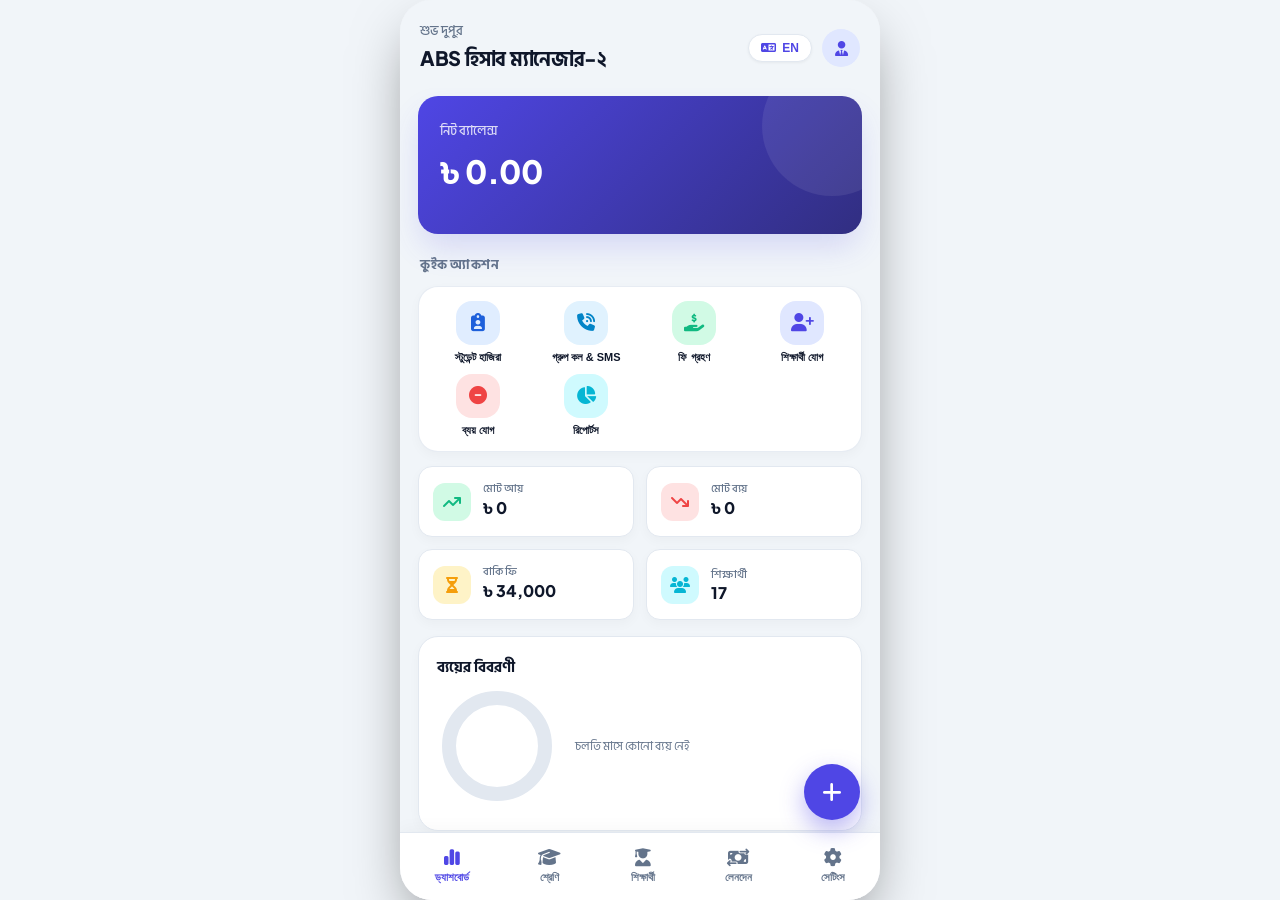
<file: index.html>
<!DOCTYPE html>
<html lang="bn">
<head>
  <meta charset="UTF-8">
  <meta name="viewport" content="width=device-width, initial-scale=1.0, maximum-scale=1.0, user-scalable=no">
  <title>ABS Hisab Manager-2 - ABS হিসাব ম্যানেজার-২</title>
  <meta name="description" content="Tuition & Personal Finance Management Web Application for Tutors and Teachers.">
  <link rel="preconnect" href="https://fonts.googleapis.com">
  <link rel="preconnect" href="https://fonts.gstatic.com" crossorigin>
  <link rel="stylesheet" href="app.css">
  <link rel="stylesheet" href="https://fonts.googleapis.com/css2?family=Plus+Jakarta+Sans:wght@400;500;600;700;800&family=Hind+Siliguri:wght@400;500;600;700&display=swap" media="print" onload="this.media='all'">
  <link rel="stylesheet" href="https://cdnjs.cloudflare.com/ajax/libs/font-awesome/6.5.1/css/all.min.css" media="print" onload="this.media='all'">
  <noscript>
    <link rel="stylesheet" href="https://fonts.googleapis.com/css2?family=Plus+Jakarta+Sans:wght@400;500;600;700;800&family=Hind+Siliguri:wght@400;500;600;700&display=swap">
    <link rel="stylesheet" href="https://cdnjs.cloudflare.com/ajax/libs/font-awesome/6.5.1/css/all.min.css">
  </noscript>
</head>
<body>
  <div id="app-container">
    <!-- Mobile App Container Wrapper -->
    <main class="app-frame" id="appFrame">
      
      <!-- Top Status Bar & Header -->
      <header class="app-header" id="appHeader">
        <div class="header-left">
          <span class="greeting-text" id="greetingText">শুভ সকাল</span>
          <h1 class="app-title" id="appTitle">ABS হিসাব ম্যানেজার-২</h1>
        </div>
        <div class="header-right">
          <button class="lang-toggle-btn" id="langToggleBtn" title="ভাষা পরিবর্তন / Switch Language">
            <i class="fa-solid fa-language"></i>
            <span id="currentLangLabel">EN</span>
          </button>
          <div class="avatar-badge" title="Tutor Profile">
            <i class="fa-solid fa-user-tie"></i>
          </div>
        </div>
      </header>

      <!-- Main Content Views (Tab Content) -->
      <section class="tab-content" id="tabContent">
        
        <!-- 1. DASHBOARD VIEW -->
        <div class="view active" id="dashboardView">
          <!-- Balance Card (Clean Net Balance without +/-) -->
          <div class="balance-card">
            <div class="balance-sub" id="netBalanceLabel">নিট ব্যালেন্স</div>
            <div class="balance-amount" id="netBalanceAmount">৳ 0.00</div>
          </div>

          <!-- Quick Actions Bar -->
          <div class="section-heading">
            <span id="quickActionsTitle">কুইক অ্যাকশন</span>
          </div>
          <div class="quick-actions-bar">
            <button class="quick-action-btn" id="qaHajiraBtn" onclick="openHajiraModal()">
              <div class="qa-icon-wrap" style="background:#e0edff; color:#1e60db;"><i class="fa-solid fa-clipboard-user"></i></div>
              <span id="qaHajiraLabel">স্টুডেন্ট হাজিরা</span>
            </button>
            <button class="quick-action-btn" id="qaGroupCallBtn" onclick="openGroupCallModal()">
              <div class="qa-icon-wrap" style="background:#e0f2fe; color:#0284c7;"><i class="fa-solid fa-phone-volume"></i></div>
              <span id="qaGroupCallLabel">গ্রুপ কল & SMS</span>
            </button>
            <button class="quick-action-btn btn-collect" id="qaCollectBtn" onclick="openStudentPickerModal()">
              <div class="qa-icon-wrap"><i class="fa-solid fa-hand-holding-dollar"></i></div>
              <span id="qaCollectLabel">ফি গ্রহণ</span>
            </button>
            <button class="quick-action-btn btn-student" id="qaStudentBtn" onclick="openAddStudentModal()">
              <div class="qa-icon-wrap"><i class="fa-solid fa-user-plus"></i></div>
              <span id="qaStudentLabel">শিক্ষার্থী যোগ</span>
            </button>
            <button class="quick-action-btn btn-expense" id="qaExpenseBtn" onclick="openAddTransactionModal('expense')">
              <div class="qa-icon-wrap"><i class="fa-solid fa-circle-minus"></i></div>
              <span id="qaExpenseLabel">ব্যয় যোগ</span>
            </button>
            <button class="quick-action-btn btn-report" id="qaReportBtn" onclick="openReportModal()">
              <div class="qa-icon-wrap"><i class="fa-solid fa-chart-pie"></i></div>
              <span id="qaReportLabel">রিপোর্টস</span>
            </button>
          </div>

          <!-- 4 Summary Stats Grid -->
          <div class="stats-grid">
            <div class="stat-card income-card">
              <div class="stat-icon"><i class="fa-solid fa-arrow-trend-up"></i></div>
              <div class="stat-info">
                <div class="stat-label" id="lblIncomeMonth">মোট আয়</div>
                <div class="stat-value" id="valIncomeMonth">৳ 0.00</div>
              </div>
            </div>
            <div class="stat-card expense-card">
              <div class="stat-icon"><i class="fa-solid fa-arrow-trend-down"></i></div>
              <div class="stat-info">
                <div class="stat-label" id="lblExpenseMonth">মোট ব্যয়</div>
                <div class="stat-value" id="valExpenseMonth">৳ 0.00</div>
              </div>
            </div>
            <div class="stat-card pending-card">
              <div class="stat-icon"><i class="fa-solid fa-hourglass-half"></i></div>
              <div class="stat-info">
                <div class="stat-label" id="lblPendingFees">বাকি ফি</div>
                <div class="stat-value" id="valPendingFees">৳ 0.00</div>
              </div>
            </div>
            <div class="stat-card students-card">
              <div class="stat-icon"><i class="fa-solid fa-users"></i></div>
              <div class="stat-info">
                <div class="stat-label" id="lblTotalStudents">শিক্ষার্থী</div>
                <div class="stat-value" id="valTotalStudents">0</div>
              </div>
            </div>
          </div>

          <!-- Expense Breakdown Chart (Current Month) -->
          <div class="card-box mt-4">
            <div class="box-title" id="lblExpenseBreakdown">ব্যয়ের বিবরণী</div>
            <div class="chart-container" id="expenseChartContainer">
              <canvas id="expensePieChart" width="120" height="120"></canvas>
              <div class="chart-legend" id="expenseChartLegend"></div>
            </div>
          </div>

          <!-- Recent Transactions (Current Month) -->
          <div class="card-box mt-4">
            <div class="box-header-row">
              <div class="box-title" id="lblRecentTransactions">সাম্প্রতিক লেনদেন</div>
              <button class="link-btn" onclick="switchNavTab('transactions')" id="btnSeeAllTxn">সব দেখুন</button>
            </div>
            <div class="transactions-list" id="recentTxnList"></div>
          </div>
        </div>

        <!-- 2. CLASSES VIEW -->
        <div class="view" id="classesView">
          <div class="box-header-row mb-3">
            <div>
              <h2 style="font-size:18px; font-weight:700; color:var(--text-main);" id="lblClassesTitle">শ্রেণি ও বিষয় ব্যবস্থাপনা</h2>
              <p style="font-size:12px; color:var(--text-muted);">শ্রেণি, শাখা (Sections) ও বিষয় (Subjects) যোগ করুন</p>
            </div>
            <button class="pill-btn btn-income" style="background:#2563eb; color:white; padding:8px 14px; font-size:13px;" onclick="openAddClassModal()">
              <i class="fa-solid fa-plus"></i> <span id="lblAddClassBtn">নতুন শ্রেণি যোগ</span>
            </button>
          </div>
          <div class="classes-list" id="classesList"></div>
        </div>

        <!-- 3. STUDENTS VIEW -->
        <div class="view" id="studentsView">
          <div class="search-bar-wrap">
            <i class="fa-solid fa-magnifying-glass search-icon"></i>
            <input type="text" id="studentSearchInput" placeholder="নাম, রোল, পিতার মোবাইল দিয়ে খুঁজুন..." oninput="renderStudentsList()">
            <button class="clear-search-btn" id="clearStudentSearchBtn" onclick="clearStudentSearch()">&times;</button>
          </div>

          <!-- Status Filters -->
          <div class="filter-chips-row" id="studentStatusChips">
            <button class="chip active" data-status="all" onclick="setStudentStatusFilter('all')">সব</button>
            <button class="chip chip-due" data-status="due" onclick="setStudentStatusFilter('due')">বকেয়া আছে</button>
            <button class="chip chip-paid" data-status="paid" onclick="setStudentStatusFilter('paid')">পরিশোধিত</button>
            <button class="chip chip-advance" data-status="advance" onclick="setStudentStatusFilter('advance')">অগ্রিম</button>
          </div>

          <!-- Class Grade Filters -->
          <div class="filter-chips-row mt-2" id="studentClassChips"></div>

          <div class="students-list mt-3" id="studentsList"></div>
        </div>

        <!-- 4. TRANSACTIONS VIEW -->
        <div class="view" id="transactionsView">
          <div class="filter-chips-row" id="txnFilterChips">
            <button class="chip active" data-type="all" onclick="setTxnTypeFilter('all')">সব</button>
            <button class="chip chip-income" data-type="income" onclick="setTxnTypeFilter('income')">আয়</button>
            <button class="chip chip-expense" data-type="expense" onclick="setTxnTypeFilter('expense')">ব্যয়</button>
          </div>
          <div class="transactions-list mt-3" id="fullTxnList"></div>
        </div>

        <!-- 5. SETTINGS VIEW -->
        <div class="view" id="settingsView">
          
          <!-- Language Section -->
          <div class="settings-section">
            <div class="section-title" id="secTitleLang">ভাষা (Language)</div>
            <div class="settings-card lang-switcher-card">
              <div class="sc-left">
                <i class="fa-solid fa-globe sc-icon"></i>
                <span class="sc-title" id="lblCurrentLang">অ্যাপের ভাষা</span>
              </div>
              <div class="lang-pill-toggle">
                <button class="pill-btn" id="langBtnEn" onclick="setLanguage('en')">English</button>
                <button class="pill-btn active" id="langBtnBn" onclick="setLanguage('bn')">বাংলা</button>
              </div>
            </div>
          </div>

          <!-- Security Section -->
          <div class="settings-section mt-3">
            <div class="section-title" id="secTitleSecurity">নিরাপত্তা (Security)</div>
            <div class="settings-card" onclick="openPinModal()">
              <div class="sc-left">
                <i class="fa-solid fa-lock sc-icon"></i>
                <div>
                  <div class="sc-title" id="lblPinTitle">অ্যাপ লক (PIN)</div>
                  <div class="sc-desc" id="lblPinDesc">৪-ডিজিটের পিন কোড সেট করুন</div>
                </div>
              </div>
              <i class="fa-solid fa-chevron-right sc-arrow"></i>
            </div>
          </div>

          <!-- Finance Section -->
          <div class="settings-section mt-3">
            <div class="section-title" id="secTitleFinance">আর্থিক হিসাব (Finance)</div>
            <div class="settings-card" onclick="openCategoriesModal()">
              <div class="sc-left">
                <i class="fa-solid fa-layer-group sc-icon"></i>
                <div>
                  <div class="sc-title" id="lblManageCat">ক্যাটাগরি ম্যানেজমেন্ট</div>
                  <div class="sc-desc" id="lblManageCatDesc">আয় ও ব্যয়ের ক্যাটাগরি তৈরি/সম্পাদনা</div>
                </div>
              </div>
              <i class="fa-solid fa-chevron-right sc-arrow"></i>
            </div>
            <div class="settings-card mt-2" onclick="openReportModal()">
              <div class="sc-left">
                <i class="fa-solid fa-chart-line sc-icon"></i>
                <div>
                  <div class="sc-title" id="lblFullReports">আর্থিক রিপোর্ট</div>
                  <div class="sc-desc" id="lblFullReportsDesc">দৈনিক, সাপ্তাহিক, মাসিক ও বার্ষিক রিপোর্ট PDF</div>
                </div>
              </div>
              <i class="fa-solid fa-chevron-right sc-arrow"></i>
            </div>
          </div>

          <!-- Data & Backup Section -->
          <div class="settings-section mt-3">
            <div class="section-title" id="secTitleBackup">ডাটা ও ব্যাকআপ</div>
            <div class="settings-card" onclick="restoreDefaultStudents()" style="border: 1.5px solid #6366f1; background: #eef2ff;">
              <div class="sc-left">
                <i class="fa-solid fa-rotate sc-icon" style="color:#4f46e5;"></i>
                <div>
                  <div class="sc-title" style="color:#4338ca; font-weight:700;">১৭ জন শিক্ষার্থীর ডাটা রিস্টোর / সিঙ্ক</div>
                  <div class="sc-desc">Class 6 ও 7 এর ১৭ জন শিক্ষার্থীর মূল তালিকা আনুন</div>
                </div>
              </div>
              <i class="fa-solid fa-arrows-rotate sc-arrow" style="color:#4f46e5;"></i>
            </div>
            <div class="settings-card mt-2" onclick="exportDataBackup()">
              <div class="sc-left">
                <i class="fa-solid fa-file-export sc-icon text-primary"></i>
                <div>
                  <div class="sc-title" id="lblExportBackup">ব্যাকআপ এক্সপোর্ট (JSON)</div>
                  <div class="sc-desc" id="lblExportDesc">সকল ডাটা ফাইল আকারে ডাউনলোড করুন</div>
                </div>
              </div>
              <i class="fa-solid fa-download sc-arrow"></i>
            </div>
            <div class="settings-card mt-2" onclick="triggerImportBackup()">
              <div class="sc-left">
                <i class="fa-solid fa-file-import sc-icon text-success"></i>
                <div>
                  <div class="sc-title" id="lblImportBackup">ব্যাকআপ রিস্টোর (JSON)</div>
                  <div class="sc-desc" id="lblImportDesc">JSON ফাইল থেকে ডাটা রিস্টোর করুন</div>
                </div>
              </div>
              <input type="file" id="importFileInput" accept=".json" style="display:none" onchange="handleImportFile(event)">
              <i class="fa-solid fa-upload sc-arrow"></i>
            </div>
            <div class="settings-card mt-2 danger-card" onclick="confirmClearAllData()">
              <div class="sc-left">
                <i class="fa-solid fa-trash-can sc-icon text-danger"></i>
                <div>
                  <div class="sc-title text-danger" id="lblClearAll">সকল ডাটা মুছুন</div>
                  <div class="sc-desc" id="lblClearDesc">স্থায়ীভাবে সব শিক্ষার্থী ও লেনদেন ডিলিট</div>
                </div>
              </div>
              <i class="fa-solid fa-chevron-right sc-arrow text-danger"></i>
            </div>
          </div>

          <!-- About Section -->
          <div class="settings-section mt-3 mb-5">
            <div class="section-title" id="secTitleAbout">সম্পর্কে</div>
            <div class="settings-card">
              <div class="sc-left">
                <i class="fa-solid fa-circle-info sc-icon"></i>
                <div>
                  <div class="sc-title">ABS Hisab Manager v2.0.0</div>
                  <div class="sc-desc">লোকাল-ফার্স্ট প্রাইভেট টিউটর ও ফিন্যান্স ম্যানেজার</div>
                </div>
              </div>
            </div>
          </div>

        </div>
      </section>

      <!-- Bottom Floating Action Button -->
      <button class="fab-btn" id="fabBtn" onclick="onFabClicked()" title="নতুন যুক্ত করুন">
        <i class="fa-solid fa-plus"></i>
      </button>

      <!-- Bottom Navigation Bar -->
      <nav class="bottom-nav" id="bottomNav">
        <button class="nav-item active" data-tab="dashboard" onclick="switchNavTab('dashboard')">
          <i class="fa-solid fa-chart-simple"></i>
          <span id="navLblDashboard">ড্যাশবোর্ড</span>
        </button>
        <button class="nav-item" data-tab="classes" onclick="switchNavTab('classes')">
          <i class="fa-solid fa-graduation-cap"></i>
          <span id="navLblClasses">শ্রেণি</span>
        </button>
        <button class="nav-item" data-tab="students" onclick="switchNavTab('students')">
          <i class="fa-solid fa-user-graduate"></i>
          <span id="navLblStudents">শিক্ষার্থী</span>
        </button>
        <button class="nav-item" data-tab="transactions" onclick="switchNavTab('transactions')">
          <i class="fa-solid fa-money-bill-transfer"></i>
          <span id="navLblTransactions">লেনদেন</span>
        </button>
        <button class="nav-item" data-tab="settings" onclick="switchNavTab('settings')">
          <i class="fa-solid fa-gear"></i>
          <span id="navLblSettings">সেটিংস</span>
        </button>
      </nav>

    </main>
  </div>

  <!-- ==================== MODALS CONTAINER ==================== -->
  
  <!-- PIN LOCK SCREEN OVERLAY -->
  <div class="pin-lock-overlay" id="pinLockOverlay">
    <div class="pin-lock-box">
      <div class="lock-icon-circle"><i class="fa-solid fa-shield-halved"></i></div>
      <h2 id="pinLockTitle">ABS Hisab Manager</h2>
      <p id="pinLockSub">পিন কোড দিয়ে আনলক করুন</p>
      
      <div class="pin-dots-row" id="pinDotsRow">
        <div class="pin-dot"></div>
        <div class="pin-dot"></div>
        <div class="pin-dot"></div>
        <div class="pin-dot"></div>
      </div>
      <div class="pin-error-text" id="pinErrorText"></div>

      <div class="keypad-grid">
        <button class="key-btn" onclick="enterPinDigit('1')">1</button>
        <button class="key-btn" onclick="enterPinDigit('2')">2</button>
        <button class="key-btn" onclick="enterPinDigit('3')">3</button>
        <button class="key-btn" onclick="enterPinDigit('4')">4</button>
        <button class="key-btn" onclick="enterPinDigit('5')">5</button>
        <button class="key-btn" onclick="enterPinDigit('6')">6</button>
        <button class="key-btn" onclick="enterPinDigit('7')">7</button>
        <button class="key-btn" onclick="enterPinDigit('8')">8</button>
        <button class="key-btn" onclick="enterPinDigit('9')">9</button>
        <button class="key-btn key-action" onclick="simulateBiometric()"><i class="fa-solid fa-fingerprint"></i></button>
        <button class="key-btn" onclick="enterPinDigit('0')">0</button>
        <button class="key-btn key-action" onclick="deletePinDigit()"><i class="fa-solid fa-delete-left"></i></button>
      </div>
    </div>
  </div>

  <!-- ADD / EDIT STUDENT MODAL (Matching Image 1 & 2) -->
  <div class="modal-backdrop" id="studentModal">
    <div class="modal-dialog" style="padding:0; overflow:hidden; border-radius:24px; max-height:92vh; display:flex; flex-direction:column; background:white;">
      <!-- Sticky Blue App Bar Header with Back and Close Buttons -->
      <div style="background:#1E88E5; color:white; padding:16px 18px; display:flex; align-items:center; justify-content:space-between; position:sticky; top:0; z-index:10;">
        <div style="display:flex; align-items:center; gap:14px;">
          <button type="button" onclick="closeModal('studentModal')" style="background:none; border:none; color:white; font-size:18px; cursor:pointer; padding:2px;">
            <i class="fa-solid fa-arrow-left"></i>
          </button>
          <h3 id="studentModalTitle" style="font-size:18px; font-weight:700; margin:0; color:white;">Add Student</h3>
        </div>
        <button type="button" class="modal-close-btn" onclick="closeModal('studentModal')" style="color:white; opacity:0.9; cursor:pointer;">&times;</button>
      </div>

      <form class="modal-body" id="studentForm" onsubmit="handleSaveStudent(event)" style="padding:18px; background:#F8FAFC; overflow-y:auto; flex:1;">
        <input type="hidden" id="studentFormId">

        <!-- 1. Student Name * -->
        <div class="image-style-field">
          <i class="fa-solid fa-user"></i>
          <input type="text" id="fmStudentName" required placeholder="Student Name *">
        </div>

        <!-- 2. Roll Number * -->
        <div class="image-style-field">
          <i class="fa-solid fa-id-badge"></i>
          <input type="text" id="fmStudentRoll" required placeholder="Roll Number *">
        </div>

        <!-- 3. Class * -->
        <div class="image-style-field">
          <i class="fa-solid fa-graduation-cap"></i>
          <select id="fmStudentClass" required onchange="onStudentClassChanged()"></select>
        </div>

        <!-- 4. Section * -->
        <div class="image-style-field">
          <i class="fa-solid fa-table-cells-large"></i>
          <select id="fmStudentSection" required></select>
        </div>

        <!-- 5. Monthly Fee * -->
        <div class="image-style-field">
          <i class="fa-solid fa-dollar-sign"></i>
          <input type="number" id="fmStudentFee" required min="0" step="any" placeholder="Monthly Fee *">
        </div>

        <!-- 6. Admission Date * -->
        <div class="image-style-field" style="position:relative;">
          <i class="fa-regular fa-calendar-days"></i>
          <input type="date" id="fmAdmissionDate" required style="cursor:pointer;">
        </div>

        <!-- 7. Guardian Name -->
        <div class="image-style-field">
          <i class="fa-solid fa-users"></i>
          <input type="text" id="fmFatherName" placeholder="Guardian Name">
        </div>

        <!-- 8. Guardian Phone Number * -->
        <div class="image-style-field">
          <i class="fa-solid fa-phone"></i>
          <input type="tel" id="fmFatherPhone" required placeholder="Guardian Phone Number *">
        </div>

        <!-- 9. Student's Own Phone Number (Optional) -->
        <div class="image-style-field">
          <i class="fa-solid fa-mobile-screen"></i>
          <input type="tel" id="fmStudentPhone" placeholder="Student's Own Phone Number (Optional)">
        </div>

        <!-- 10. Address -->
        <div class="image-style-field">
          <i class="fa-solid fa-location-dot"></i>
          <input type="text" id="fmStudentAddress" placeholder="Address">
        </div>

        <div style="display:flex; gap:10px; margin-top:10px;">
          <button type="button" onclick="closeModal('studentModal')" style="flex:1; background:#E2E8F0; color:#475569; font-weight:700; border:none; border-radius:12px; padding:14px; cursor:pointer;">
            Cancel
          </button>
          <button type="submit" class="submit-btn" id="btnSaveStudentSubmit" style="flex:2; background:#1E88E5; color:white; font-weight:700; border-radius:12px; padding:14px; border:none; cursor:pointer;">
            Save Student
          </button>
        </div>
      </form>
    </div>
  </div>

  <!-- ADD / EDIT CLASS MODAL (Matching Image 4) -->
  <div class="modal-backdrop" id="classModal">
    <div class="modal-dialog" style="padding:22px; border-radius:28px 28px 0 0; max-height:92vh; overflow-y:auto; background:white;">
      <div style="width:44px; height:5px; background:#CBD5E1; border-radius:10px; margin:0 auto 16px;"></div>
      <div class="modal-header" style="margin-bottom:18px;">
        <h3 id="classModalTitle" style="font-size:20px; font-weight:800; color:#1E293B;">Edit Class</h3>
        <button class="modal-close-btn" onclick="closeModal('classModal')">&times;</button>
      </div>
      <form id="classForm" onsubmit="handleSaveClass(event)">
        <input type="hidden" id="classFormId">

        <!-- 1. Class Name -->
        <div style="margin-bottom:16px;">
          <label style="font-weight:700; font-size:14px; color:#334155; margin-bottom:8px; display:block;">Class Name *</label>
          <div class="image-style-field" style="margin-bottom:0; background:#F8FAFC;">
            <i class="fa-solid fa-graduation-cap" style="color:#475569;"></i>
            <input type="text" id="fmClassName" required placeholder="Class 6" style="font-weight:600; font-size:15px;">
          </div>
        </div>

        <!-- 2. Sections -->
        <div style="margin-bottom:18px;">
          <label style="font-weight:700; font-size:14px; color:#334155; margin-bottom:8px; display:block;">Sections</label>
          <div id="classSectionsChips" style="display:flex; flex-wrap:wrap; gap:8px; margin-bottom:10px;"></div>
          <div style="display:flex; gap:10px; align-items:center;">
            <input type="text" id="fmNewSectionInput" placeholder="Add section (e.g. A, B, Morning...)" style="flex:1; background:#F8FAFC; border:1px solid #CBD5E1; border-radius:14px; padding:12px 14px; font-size:14px; outline:none;" onkeydown="if(event.key==='Enter'){event.preventDefault(); addClassSectionChip();}">
            <button type="button" onclick="addClassSectionChip()" style="width:42px; height:42px; border-radius:50%; background:#4F46E5; color:white; border:none; display:flex; align-items:center; justify-content:center; font-size:16px; cursor:pointer; flex-shrink:0;">
              <i class="fa-solid fa-plus"></i>
            </button>
          </div>
        </div>

        <!-- 3. Subjects -->
        <div style="margin-bottom:20px;">
          <label style="font-weight:700; font-size:14px; color:#334155; margin-bottom:8px; display:block;">Subjects</label>
          <div id="classSubjectsChips" style="display:flex; flex-wrap:wrap; gap:8px; margin-bottom:10px;"></div>
          <div style="display:flex; gap:10px; align-items:center;">
            <input type="text" id="fmNewSubjectInput" placeholder="Add subject (e.g. Physics, Math...)" style="flex:1; background:#F8FAFC; border:1px solid #CBD5E1; border-radius:14px; padding:12px 14px; font-size:14px; outline:none;" onkeydown="if(event.key==='Enter'){event.preventDefault(); addClassSubjectChip();}">
            <button type="button" onclick="addClassSubjectChip()" style="width:42px; height:42px; border-radius:50%; background:#4F46E5; color:white; border:none; display:flex; align-items:center; justify-content:center; font-size:16px; cursor:pointer; flex-shrink:0;">
              <i class="fa-solid fa-plus"></i>
            </button>
          </div>
        </div>

        <div style="display:flex; gap:10px; margin-top:10px;">
          <button type="button" onclick="closeModal('classModal')" style="flex:1; background:#E2E8F0; color:#475569; font-weight:700; border:none; border-radius:14px; padding:14px; cursor:pointer;">Cancel</button>
          <button type="submit" class="submit-btn" id="btnSaveClassSubmit" style="flex:2; background:#4F46E5; color:white; font-weight:700; border-radius:14px; padding:14px; border:none; cursor:pointer;">
            Update Class
          </button>
        </div>
      </form>
    </div>
  </div>

  <!-- STUDENT DETAIL & PROFILE MODAL (Matching Image 5) -->
  <div class="modal-backdrop" id="studentDetailModal">
    <div class="modal-dialog modal-lg" style="padding:0; overflow:hidden; border-radius:24px 24px 0 0; max-height:94vh; display:flex; flex-direction:column; background:#F8FAFC;">
      <!-- Sticky Top Bar -->
      <div style="background:white; border-bottom:1px solid #E2E8F0; padding:12px 18px; display:flex; align-items:center; justify-content:space-between; position:sticky; top:0; z-index:20;">
        <div style="display:flex; align-items:center; gap:12px;">
          <button type="button" onclick="closeModal('studentDetailModal')" style="background:none; border:none; color:#1E293B; font-size:18px; cursor:pointer; padding:4px;">
            <i class="fa-solid fa-arrow-left"></i>
          </button>
          <h3 id="studentDetailName" style="font-size:18px; font-weight:800; margin:0; color:#1E293B;">Md. Samiul</h3>
        </div>
        <div class="modal-header-actions" style="display:flex; align-items:center; gap:8px;">
          <button class="icon-action-btn" title="Statement PDF" onclick="printStudentFullStatement()"><i class="fa-solid fa-file-pdf"></i></button>
          <button class="icon-action-btn" title="Edit" onclick="editCurrentStudent()"><i class="fa-solid fa-pencil"></i></button>
          <button class="icon-action-btn text-danger" title="Delete" onclick="deleteCurrentStudent()"><i class="fa-solid fa-trash-can"></i></button>
          <button class="modal-close-btn" onclick="closeModal('studentDetailModal')" style="color:#64748B;">&times;</button>
        </div>
      </div>
      <div class="modal-body" id="studentDetailBody" style="padding:16px; overflow-y:auto; flex:1; position:relative;">
        <!-- Injected dynamically by app.js -->
      </div>
    </div>
  </div>

  <!-- COLLECT PAYMENT MODAL (Matching Image 1) -->
  <div class="modal-backdrop" id="collectPaymentModal">
    <div class="modal-dialog" style="padding:22px; border-radius:28px 28px 0 0; max-height:92vh; overflow-y:auto; background:white;">
      <div class="modal-header">
        <h3 id="paymentModalTitle" style="font-size:20px; font-weight:800; color:#1E293B;">পেমেন্ট সংগ্রহ</h3>
        <button class="modal-close-btn" onclick="closeModal('collectPaymentModal')">&times;</button>
      </div>
      <form class="modal-body" id="paymentForm" onsubmit="handleSavePayment(event)" style="padding:0;">
        <input type="hidden" id="pmStudentId">
        <div class="target-student-badge" id="pmStudentBadge"></div>
        <div class="form-group mt-2">
          <label id="lblPmAmount">টাকার পরিমাণ (৳) *</label>
          <input type="number" id="pmAmount" required min="1" step="any" placeholder="টাকার অংক">
        </div>
        <div class="form-row">
          <div class="form-group">
            <label id="lblPmMethod">পেমেন্ট মাধ্যম</label>
            <select id="pmMethod">
              <option value="Cash">Cash (ক্যাশ)</option>
              <option value="bKash">bKash (বিকাশ)</option>
              <option value="Nagad">Nagad (নগদ)</option>
              <option value="Rocket">Rocket (রকেট)</option>
              <option value="Bank">Bank (ব্যাংক)</option>
            </select>
          </div>
          <div class="form-group">
            <label id="lblPmMonth">প্রযোজ্য মাস (YYYY-MM)</label>
            <input type="month" id="pmMonth">
          </div>
        </div>
        <div class="form-group">
          <label id="lblPmDate">পেমেন্টের তারিখ</label>
          <input type="date" id="pmDate">
        </div>
        <div class="form-group">
          <label id="lblPmNote">নোট (ঐচ্ছিক)</label>
          <input type="text" id="pmNote" placeholder="পেমেন্ট সংক্রান্ত কোনো নোট...">
        </div>
        <div class="checkbox-row" style="margin-top:12px;">
          <input type="checkbox" id="pmGiveReceipt" checked>
          <label for="pmGiveReceipt" id="lblPmReceiptCheck">এখনই মানি রিসিট (Receipt) তৈরি করবেন?</label>
        </div>
        <div style="display:flex; gap:10px; margin-top:16px;">
          <button type="button" onclick="closeModal('collectPaymentModal')" style="flex:1; background:#E2E8F0; color:#475569; font-weight:700; border:none; border-radius:12px; padding:14px; cursor:pointer;">বাতিল</button>
          <button type="submit" class="submit-btn btn-income" id="btnSavePaymentSubmit" style="flex:2; margin-top:0;">পেমেন্ট সেভ করুন ও রশিদ তৈরি করুন</button>
        </div>
      </form>
    </div>
  </div>

  <!-- MONEY RECEIPT MODAL (Matching Image 7) -->
  <div class="modal-backdrop" id="moneyReceiptModal">
    <div class="modal-dialog modal-lg" style="padding:0; overflow:hidden; border-radius:24px; max-height:92vh; display:flex; flex-direction:column; background:#F8FAFC;">
      <div style="background:#4F46E5; color:white; padding:14px 18px; display:flex; align-items:center; justify-content:space-between;">
        <div style="display:flex; align-items:center; gap:10px;">
          <button type="button" onclick="closeModal('moneyReceiptModal')" style="background:none; border:none; color:white; font-size:18px; cursor:pointer; padding:6px 10px; border-radius:8px;">
            <i class="fa-solid fa-arrow-left"></i>
          </button>
          <i class="fa-solid fa-receipt" style="font-size:18px;"></i>
          <h3 style="font-size:17px; font-weight:700; margin:0; color:white;">Money Receipt (রশিদ)</h3>
        </div>
        <button type="button" class="modal-close-btn" onclick="closeModal('moneyReceiptModal')" style="color:white; opacity:0.9; font-size:28px; cursor:pointer; padding:4px 8px;">&times;</button>
      </div>
      <div class="modal-body" id="receiptModalBody" style="padding:16px; overflow-y:auto; flex:1;">
        <!-- Injected dynamically by app.js -->
      </div>
      <div style="background:white; border-top:1px solid #E2E8F0; padding:12px 18px; display:flex; gap:10px;">
        <button type="button" onclick="closeModal('moneyReceiptModal')" style="flex:1; background:#E2E8F0; color:#334155; padding:14px; font-weight:700; border-radius:12px; border:none; cursor:pointer; font-size:14px; display:flex; align-items:center; justify-content:center; gap:6px;">
          <i class="fa-solid fa-xmark"></i> Close (ফিরে যান)
        </button>
        <button type="button" onclick="triggerReceiptPrint()" style="flex:2; background:#10B981; color:white; padding:14px; font-weight:700; border-radius:12px; border:none; cursor:pointer; display:flex; align-items:center; justify-content:center; gap:8px; font-size:14px;">
          <i class="fa-solid fa-print"></i> Print / Save PDF
        </button>
      </div>
    </div>
  </div>

  <!-- STUDENT PICKER MODAL (For Quick Fee Collection) -->
  <div class="modal-backdrop" id="studentPickerModal">
    <div class="modal-dialog">
      <div class="modal-header">
        <h3 id="pickerModalTitle">শিক্ষার্থী নির্বাচন করুন</h3>
        <button class="modal-close-btn" onclick="closeModal('studentPickerModal')">&times;</button>
      </div>
      <div class="modal-body">
        <input type="text" id="pickerSearchInput" placeholder="শিক্ষার্থী খুঁজুন..." oninput="renderStudentPickerList()">
        <div class="picker-list mt-3" id="pickerStudentList"></div>
      </div>
    </div>
  </div>

  <!-- ADD TRANSACTION MODAL -->
  <div class="modal-backdrop" id="transactionModal">
    <div class="modal-dialog">
      <div class="modal-header">
        <h3 id="txnModalTitle">নতুন লেনদেন</h3>
        <button class="modal-close-btn" onclick="closeModal('transactionModal')">&times;</button>
      </div>
      <form class="modal-body" id="txnForm" onsubmit="handleSaveTransaction(event)">
        <input type="hidden" id="txnFormId">
        <div class="type-segmented-control">
          <button type="button" class="seg-btn" id="txnTypeIncomeBtn" onclick="setFormTxnType('income')">আয় (Income)</button>
          <button type="button" class="seg-btn active" id="txnTypeExpenseBtn" onclick="setFormTxnType('expense')">ব্যয় (Expense)</button>
        </div>
        <input type="hidden" id="txnFormType" value="expense">
        <div class="form-group mt-3">
          <label id="lblTxnAmount">পরিমাণ (৳) *</label>
          <input type="number" id="txnAmount" required min="1" step="1" placeholder="৳ 0.00">
        </div>
        <div class="form-group">
          <label id="lblTxnCategory">ক্যাটাগরি *</label>
          <select id="txnCategory" required></select>
        </div>
        <div class="form-group">
          <label id="lblTxnDate">তারিখ</label>
          <input type="date" id="txnDate">
        </div>
        <div class="form-group">
          <label id="lblTxnNote">নোট (ঐচ্ছিক)</label>
          <input type="text" id="txnNote" placeholder="লেনদেনের বিবরণ...">
        </div>
        <button type="submit" class="submit-btn" id="btnSaveTxnSubmit">সংরক্ষণ করুন</button>
      </form>
    </div>
  </div>

  <!-- FINANCIAL REPORT MODAL -->
  <div class="modal-backdrop" id="reportModal">
    <div class="modal-dialog modal-lg">
      <div class="modal-header">
        <h3 id="reportModalTitle">আর্থিক রিপোর্ট (Financial Report)</h3>
        <div class="modal-header-actions">
          <button class="icon-action-btn" title="Print/Share PDF" onclick="printFinancialReportPdf()"><i class="fa-solid fa-print"></i></button>
          <button class="modal-close-btn" onclick="closeModal('reportModal')">&times;</button>
        </div>
      </div>
      <div class="modal-body" id="reportBody">
        <!-- Injected dynamically -->
      </div>
    </div>
  </div>

  <!-- CATEGORIES MANAGEMENT MODAL -->
  <div class="modal-backdrop" id="categoriesModal">
    <div class="modal-dialog">
      <div class="modal-header">
        <h3 id="catModalTitle">ক্যাটাগরি ম্যানেজমেন্ট</h3>
        <button class="modal-close-btn" onclick="closeModal('categoriesModal')">&times;</button>
      </div>
      <div class="modal-body">
        <div class="type-segmented-control">
          <button type="button" class="seg-btn active" id="catTabExpenseBtn" onclick="switchCategoryTab('expense')">ব্যয় (Expense)</button>
          <button type="button" class="seg-btn" id="catTabIncomeBtn" onclick="switchCategoryTab('income')">আয় (Income)</button>
        </div>
        <div class="add-cat-row mt-3">
          <input type="text" id="newCategoryInput" placeholder="নতুন ক্যাটাগরি নাম...">
          <button type="button" class="btn-primary-sm" onclick="addNewCategory()"><i class="fa-solid fa-plus"></i> যোগ</button>
        </div>
        <div class="categories-list mt-3" id="categoriesListContainer"></div>
      </div>
    </div>
  </div>

  <!-- PIN SET/CHANGE MODAL -->
  <div class="modal-backdrop" id="pinSettingModal">
    <div class="modal-dialog">
      <div class="modal-header">
        <h3 id="pinSettingModalTitle">পিন কোড সেট করুন</h3>
        <button class="modal-close-btn" onclick="closeModal('pinSettingModal')">&times;</button>
      </div>
      <div class="modal-body">
        <div class="form-group">
          <label id="lblEnterPin">৪-ডিজিটের পিন কোড</label>
          <input type="password" id="newPinInput" maxlength="4" placeholder="••••">
        </div>
        <div class="form-group">
          <label id="lblConfirmPin">পুনরায় পিন কোড লিখুন</label>
          <input type="password" id="confirmPinInput" maxlength="4" placeholder="••••">
        </div>
        <div class="modal-btn-row mt-3">
          <button type="button" class="submit-btn" onclick="saveNewPin()">পিন সেভ করুন</button>
          <button type="button" class="btn-danger-outline" id="btnRemovePin" onclick="removePinSecurity()" style="display:none">পিন বাতিল করুন</button>
        </div>
      </div>
    </div>
  </div>

  <!-- ==================== STUDENT HAJIRA MODAL (Image 1) ==================== -->
  <div class="modal-backdrop" id="hajiraModal">
    <div class="modal-dialog modal-lg" style="padding:0; overflow:hidden; border-radius:18px; max-height:92vh; display:flex; flex-direction:column; background:#f8fafc;">
      <!-- Top App Header Blue -->
      <div style="background:#1e60db; color:#ffffff; padding:14px 16px; display:flex; align-items:center; justify-content:space-between;">
        <button type="button" onclick="closeModal('hajiraModal')" style="background:none; border:0; color:#fff; font-size:18px; cursor:pointer;"><i class="fa-solid fa-arrow-left"></i></button>
        <div style="flex:1; margin-left:10px;">
          <span style="font-size:10px; background:rgba(255,255,255,0.2); padding:2px 6px; border-radius:4px;"><i class="fa-solid fa-book-open-reader"></i> Tutor Manager</span>
          <h3 style="font-size:16.5px; margin:0; font-weight:700;">Student Hajira (হাজিরা)</h3>
        </div>
        <button type="button" onclick="openAttendanceReportModal()" style="background:none; border:0; color:#fff; font-size:18px; cursor:pointer;" title="রিপোর্ট"><i class="fa-solid fa-calendar-days"></i></button>
      </div>

      <div style="padding:14px 16px 80px; overflow-y:auto; flex:1;">
        <!-- Date Selector Box -->
        <div class="date-selector-card" onclick="document.getElementById('webHajiraDatePicker').showPicker ? document.getElementById('webHajiraDatePicker').showPicker() : document.getElementById('webHajiraDatePicker').focus();" style="background:#eef5ff; border:1px solid #d4e4fc; border-radius:12px; padding:10px 14px; display:flex; align-items:center; gap:12px; cursor:pointer; position:relative; margin-bottom:12px;">
          <i class="fa-solid fa-calendar-check" style="color:#1e60db; font-size:20px;"></i>
          <div style="display:flex; flex-direction:column;">
            <span style="font-size:15px; font-weight:700; color:#1e3a8a;" id="webHajiraDateLabel">05 Sep 2026</span>
            <span style="font-size:11px; color:#64748b;">Tap to change date</span>
          </div>
          <input type="date" id="webHajiraDatePicker" style="position:absolute; left:0; top:0; width:100%; height:100%; opacity:0; cursor:pointer;" onchange="onWebHajiraDateChange(this.value)">
        </div>

        <!-- Filter Row: Class and Section -->
        <div style="display:grid; grid-template-columns:1fr 1fr; gap:10px; margin-bottom:12px;">
          <div style="position:relative;">
            <label style="position:absolute; top:-7px; left:10px; background:#f8fafc; padding:0 4px; font-size:10.5px; font-weight:600; color:#1e60db; z-index:2;">Class</label>
            <select id="webHajiraClassFilter" onchange="renderWebHajiraList()" style="width:100%; appearance:none; background:#fff; border:1.5px solid #1e60db; border-radius:10px; padding:10px 28px 10px 12px; font-size:14px; font-weight:600; outline:none;">
              <option value="All" selected>All Classes</option>
              <option value="Seven">Seven</option>
              <option value="Class 6">Class 6</option>
              <option value="Class 7">Class 7</option>
              <option value="Class 8">Class 8</option>
              <option value="Class 9">Class 9</option>
              <option value="Class 10">Class 10</option>
            </select>
            <i class="fa-solid fa-chevron-down" style="position:absolute; right:10px; top:50%; transform:translateY(-50%); pointer-events:none; color:#64748b; font-size:11px;"></i>
          </div>

          <div style="position:relative;">
            <label style="position:absolute; top:-7px; left:10px; background:#f8fafc; padding:0 4px; font-size:10.5px; font-weight:600; color:#1e60db; z-index:2;">Section</label>
            <select id="webHajiraSectionFilter" onchange="renderWebHajiraList()" style="width:100%; appearance:none; background:#fff; border:1.5px solid #1e60db; border-radius:10px; padding:10px 28px 10px 12px; font-size:14px; font-weight:600; outline:none;">
              <option value="All" selected>All Sections</option>
              <option value="A">A</option>
              <option value="B">B</option>
              <option value="Science">Science</option>
              <option value="Commerce">Commerce</option>
              <option value="Arts">Arts</option>
            </select>
            <i class="fa-solid fa-chevron-down" style="position:absolute; right:10px; top:50%; transform:translateY(-50%); pointer-events:none; color:#64748b; font-size:11px;"></i>
          </div>
        </div>

        <!-- Mark All Quick Action Buttons -->
        <div style="display:grid; grid-template-columns:1fr 1fr; gap:10px; margin-bottom:12px;">
          <button type="button" onclick="markAllWebHajira('Present')" style="background:#fff; border:1.5px solid #10b981; color:#059669; border-radius:24px; padding:9px 12px; font-size:13px; font-weight:600; cursor:pointer; display:flex; align-items:center; justify-content:center; gap:6px;">
            <i class="fa-solid fa-check"></i> Mark All Present
          </button>
          <button type="button" onclick="markAllWebHajira('Absent')" style="background:#fff; border:1.5px solid #ef4444; color:#dc2626; border-radius:24px; padding:9px 12px; font-size:13px; font-weight:600; cursor:pointer; display:flex; align-items:center; justify-content:center; gap:6px;">
            <i class="fa-solid fa-xmark"></i> Mark All Absent
          </button>
        </div>

        <!-- Live Counter Badges Row -->
        <div style="display:flex; align-items:center; justify-content:space-between; margin-bottom:14px;">
          <span style="font-size:11.5px; font-weight:600; color:#059669; display:inline-flex; align-items:center; gap:4px;"><i class="fa-solid fa-circle" style="color:#10b981; font-size:8px;"></i> Present: <strong id="cntWebPres">0</strong></span>
          <span style="font-size:11.5px; font-weight:600; color:#dc2626; display:inline-flex; align-items:center; gap:4px;"><i class="fa-solid fa-circle" style="color:#ef4444; font-size:8px;"></i> Absent: <strong id="cntWebAbs">0</strong></span>
          <span style="font-size:11.5px; font-weight:600; color:#d97706; display:inline-flex; align-items:center; gap:4px;"><i class="fa-solid fa-circle" style="color:#f59e0b; font-size:8px;"></i> Late: <strong id="cntWebLate">0</strong></span>
          <span style="font-size:11.5px; font-weight:600; color:#0284c7; display:inline-flex; align-items:center; gap:4px;"><i class="fa-solid fa-circle" style="color:#0ea5e9; font-size:8px;"></i> Leave: <strong id="cntWebLeave">0</strong></span>
        </div>

        <!-- Students List -->
        <div id="webHajiraCardsContainer" style="display:flex; flex-direction:column; gap:10px;"></div>
      </div>

      <!-- Bottom Sticky Save Bar -->
      <div style="position:absolute; bottom:0; left:0; width:100%; background:#fff; border-top:1px solid #e2e8f0; padding:10px 16px; display:flex; align-items:center; justify-content:space-between; z-index:10; box-shadow:0 -2px 10px rgba(0,0,0,0.05);">
        <div>
          <strong style="font-size:13.5px; color:#0f172a;" id="webHajiraTotalLabel">0 Students Total</strong>
          <small style="font-size:10.5px; color:#64748b; display:block;" id="webHajiraBreakdownLabel">Present: 0 | Absent: 0 | Late: 0</small>
        </div>
        <button type="button" onclick="saveWebHajira()" style="background:#1e60db; color:#fff; border:0; border-radius:10px; padding:10px 16px; font-size:13.5px; font-weight:600; cursor:pointer; display:flex; align-items:center; gap:6px;">
          <i class="fa-solid fa-circle-check"></i> <span id="btnWebHajiraSaveText">Saved (Save Again)</span>
        </button>
      </div>
    </div>
  </div>

  <!-- ==================== GROUP CALL, SMS & SOCIAL MODAL (Image 2) ==================== -->
  <div class="modal-backdrop" id="groupCallModal">
    <div class="modal-dialog modal-lg" style="padding:0; overflow:hidden; border-radius:18px; max-height:92vh; display:flex; flex-direction:column; background:#f8fafc;">
      <!-- Top App Header Blue -->
      <div style="background:#1e60db; color:#ffffff; padding:14px 16px; display:flex; align-items:center; justify-content:space-between;">
        <button type="button" onclick="closeModal('groupCallModal')" style="background:none; border:0; color:#fff; font-size:18px; cursor:pointer;"><i class="fa-solid fa-arrow-left"></i></button>
        <div style="flex:1; margin-left:10px;">
          <h3 style="font-size:16.5px; margin:0; font-weight:700;">Group Call, SMS & Social</h3>
        </div>
        <button type="button" onclick="openHajiraModal()" style="background:none; border:0; color:#fff; font-size:18px; cursor:pointer;" title="হাজিরা"><i class="fa-solid fa-clipboard-user"></i></button>
      </div>

      <div style="padding:14px 16px 20px; overflow-y:auto; flex:1; display:flex; flex-direction:column; gap:12px;">
        <!-- Class Filter -->
        <div style="position:relative;">
          <label style="position:absolute; top:-7px; left:14px; background:#f8fafc; padding:0 4px; font-size:10.5px; font-weight:600; color:#1e60db; z-index:2;">Class</label>
          <div style="position:relative; display:flex; align-items:center;">
            <i class="fa-solid fa-graduation-cap" style="position:absolute; left:14px; color:#1e293b; font-size:15px; pointer-events:none;"></i>
            <select id="webBroadClassFilter" onchange="renderWebBroadList()" style="width:100%; appearance:none; background:#fff; border:1.5px solid #1e60db; border-radius:12px; padding:11px 32px 11px 40px; font-size:14px; font-weight:600; color:#0f172a; outline:none;">
              <option value="All" selected>All Classes</option>
              <option value="Seven">Seven</option>
              <option value="Class 6">Class 6</option>
              <option value="Class 7">Class 7</option>
              <option value="Class 8">Class 8</option>
              <option value="Class 9">Class 9</option>
              <option value="Class 10">Class 10</option>
            </select>
            <i class="fa-solid fa-chevron-down" style="position:absolute; right:12px; top:50%; transform:translateY(-50%); pointer-events:none; color:#64748b; font-size:12px;"></i>
          </div>
        </div>

        <!-- Section Filter -->
        <div style="position:relative;">
          <label style="position:absolute; top:-7px; left:14px; background:#f8fafc; padding:0 4px; font-size:10.5px; font-weight:600; color:#1e60db; z-index:2;">Section (optional = all)</label>
          <div style="position:relative; display:flex; align-items:center;">
            <i class="fa-solid fa-table-cells-large" style="position:absolute; left:14px; color:#1e293b; font-size:15px; pointer-events:none;"></i>
            <select id="webBroadSectionFilter" onchange="renderWebBroadList()" style="width:100%; appearance:none; background:#fff; border:1.5px solid #1e60db; border-radius:12px; padding:11px 32px 11px 40px; font-size:14px; font-weight:600; color:#0f172a; outline:none;">
              <option value="All" selected>All Sections</option>
              <option value="A">A</option>
              <option value="B">B</option>
              <option value="Science">Science</option>
              <option value="Commerce">Commerce</option>
              <option value="Arts">Arts</option>
            </select>
            <i class="fa-solid fa-chevron-down" style="position:absolute; right:12px; top:50%; transform:translateY(-50%); pointer-events:none; color:#64748b; font-size:12px;"></i>
          </div>
        </div>

        <!-- Message Box -->
        <div style="background:#fff; border:1px solid #dbe4f0; border-radius:12px; padding:12px;">
          <div style="display:flex; gap:10px; align-items:flex-start;">
            <i class="fa-regular fa-comment-dots" style="color:#64748b; font-size:16px; margin-top:4px;"></i>
            <textarea id="webBroadMsgInput" placeholder="Message to Broadcast" rows="3" style="width:100%; border:0; outline:none; resize:none; font-size:13.5px; color:#1e293b;"></textarea>
          </div>
          <div style="display:flex; gap:6px; margin-top:8px; padding-top:8px; border-top:1px dashed #e2e8f0; flex-wrap:wrap;">
            <span style="font-size:10.5px; color:#64748b;">বার্তা:</span>
            <button type="button" class="tag-btn" onclick="document.getElementById('webBroadMsgInput').value='জরুরি নোটিশ: আগামীকাল স্কুল বন্ধ থাকবে।'" style="background:#f1f5f9; border:1px solid #cbd5e1; padding:2px 8px; border-radius:12px; font-size:10.5px; cursor:pointer;">স্কুল ছুটি</button>
            <button type="button" class="tag-btn" onclick="document.getElementById('webBroadMsgInput').value='সম্মানিত অভিভাবক, আগামী রবিবার অভিভাবক সভা অনুষ্ঠিত হবে।'" style="background:#f1f5f9; border:1px solid #cbd5e1; padding:2px 8px; border-radius:12px; font-size:10.5px; cursor:pointer;">অভিভাবক সভা</button>
            <button type="button" class="tag-btn" onclick="document.getElementById('webBroadMsgInput').value='সম্মানিত অভিভাবক, চলতি মাসের বকেয়া বেতন দ্রুত পরিশোধের জন্য অনুরোধ করা হচ্ছে।'" style="background:#f1f5f9; border:1px solid #cbd5e1; padding:2px 8px; border-radius:12px; font-size:10.5px; cursor:pointer;">ফি বকেয়া</button>
          </div>
        </div>

        <!-- Selection Bar -->
        <div style="display:flex; justify-content:space-between; align-items:center; padding:2px 4px;">
          <strong id="webBroadSelectSummary" style="font-size:13.5px;">0/0 selected</strong>
          <button type="button" onclick="toggleWebBroadAll()" style="background:none; border:0; color:#1e60db; font-size:13px; font-weight:600; cursor:pointer;">
            <span id="webBroadSelectAllLabel">Select All</span>
          </button>
        </div>

        <!-- Student List -->
        <div id="webBroadListContainer" style="display:flex; flex-direction:column; gap:8px;"></div>

        <!-- Actions Footer -->
        <div style="display:flex; flex-direction:column; gap:10px; margin-top:10px;">
          <div style="display:grid; grid-template-columns:1fr 1fr; gap:10px;">
            <button type="button" onclick="sendWebBulkSMS()" style="background:#2563eb; color:#fff; border:0; border-radius:12px; padding:12px 14px; font-size:13px; font-weight:600; cursor:pointer; display:flex; align-items:center; justify-content:center; gap:6px;">
              <i class="fa-solid fa-comment-dots"></i> SMS (<span id="webBroadSmsCountBadge">0</span>)
            </button>
            <button type="button" onclick="sendWebBulkWa()" style="background:#22c55e; color:#fff; border:0; border-radius:12px; padding:12px 14px; font-size:13px; font-weight:600; cursor:pointer; display:flex; align-items:center; justify-content:center; gap:6px;">
              <i class="fa-brands fa-whatsapp"></i> WhatsApp / Share
            </button>
          </div>
          <div style="display:grid; grid-template-columns:1fr 1fr; gap:10px;">
            <button type="button" onclick="sendWebBulkTelegram()" style="background:#fff; border:1.5px solid #cbd5e1; color:#334155; border-radius:24px; padding:10px 14px; font-size:12.5px; font-weight:600; cursor:pointer; display:flex; align-items:center; justify-content:center; gap:6px;">
              <i class="fa-brands fa-telegram" style="color:#0284c7;"></i> Telegram
            </button>
            <button type="button" onclick="openWebRapidCall()" style="background:#fff; border:1.5px solid #cbd5e1; color:#334155; border-radius:24px; padding:10px 14px; font-size:12.5px; font-weight:600; cursor:pointer; display:flex; align-items:center; justify-content:center; gap:6px;">
              <i class="fa-solid fa-phone-volume" style="color:#10b981;"></i> Rapid Call List
            </button>
          </div>
        </div>
      </div>
    </div>
  </div>

  <!-- ==================== ATTENDANCE REPORT MODAL ==================== -->
  <div class="modal-backdrop" id="attendanceReportModal">
    <div class="modal-dialog modal-lg" style="padding:0; overflow:hidden; border-radius:18px; max-height:92vh; display:flex; flex-direction:column; background:#f8fafc;">
      <div style="background:#1e60db; color:#ffffff; padding:14px 16px; display:flex; align-items:center; justify-content:space-between;">
        <button type="button" onclick="closeModal('attendanceReportModal')" style="background:none; border:0; color:#fff; font-size:18px; cursor:pointer;"><i class="fa-solid fa-arrow-left"></i></button>
        <div style="flex:1; margin-left:10px;">
          <h3 style="font-size:16.5px; margin:0; font-weight:700;">হাজিরা রিপোর্ট ও অভিভাবক বার্তা</h3>
        </div>
        <button type="button" onclick="closeModal('attendanceReportModal')" style="background:none; border:0; color:#fff; font-size:20px; cursor:pointer;">&times;</button>
      </div>

      <div style="padding:14px 16px; overflow-y:auto; flex:1; display:flex; flex-direction:column; gap:12px;">
        <!-- Tabs -->
        <div style="display:grid; grid-template-columns:repeat(3, 1fr); gap:6px;">
          <button type="button" id="repWebTabDaily" class="seg-btn active" onclick="setWebReportType('daily')" style="border-radius:8px; padding:8px 4px; font-size:12px; font-weight:600;"><i class="fa-solid fa-calendar-day"></i> Daily</button>
          <button type="button" id="repWebTabWeekly" class="seg-btn" onclick="setWebReportType('weekly')" style="border-radius:8px; padding:8px 4px; font-size:12px; font-weight:600;"><i class="fa-solid fa-calendar-week"></i> Weekly</button>
          <button type="button" id="repWebTabMonthly" class="seg-btn" onclick="setWebReportType('monthly')" style="border-radius:8px; padding:8px 4px; font-size:12px; font-weight:600;"><i class="fa-solid fa-calendar"></i> Monthly</button>
        </div>

        <div id="webReportsCardsContainer" style="display:flex; flex-direction:column; gap:10px;"></div>
      </div>
    </div>
  </div>

  <!-- PRINTABLE RECEIPT / STATEMENT HIDDEN CONTAINER -->
  <div id="printArea" class="print-only"></div>

  <!-- Core App Scripts -->
  <script src="app.js"></script>
</body>
</html>
</file>
<file: app.css>
/* ==========================================================================
   ABS HISAB MANAGER - MODERN DESIGN SYSTEM & STYLESHEET
   ========================================================================== */

:root {
  --primary: #4f46e5;
  --primary-dark: #3730a3;
  --primary-light: #e0e7ff;
  --secondary: #06b6d4;
  --secondary-light: #cffafe;
  --income: #10b981;
  --income-light: #d1fae5;
  --income-dark: #047857;
  --expense: #ef4444;
  --expense-light: #fee2e2;
  --expense-dark: #b91c1c;
  --pending: #f59e0b;
  --pending-light: #fef3c7;
  --surface: #ffffff;
  --background: #f1f5f9;
  --card-bg: #ffffff;
  --text-main: #0f172a;
  --text-muted: #64748b;
  --text-light: #94a3b8;
  --border: #e2e8f0;
  --border-focus: #4f46e5;
  --radius-sm: 8px;
  --radius-md: 14px;
  --radius-lg: 20px;
  --radius-full: 9999px;
  --shadow-sm: 0 1px 3px rgba(0, 0, 0, 0.05);
  --shadow-md: 0 6px 16px -2px rgba(15, 23, 42, 0.06);
  --shadow-lg: 0 16px 32px -4px rgba(79, 70, 229, 0.18);
  --shadow-card: 0 4px 12px rgba(0, 0, 0, 0.03);
  --font-family: 'Plus Jakarta Sans', 'Hind Siliguri', -apple-system, BlinkMacSystemFont, 'Segoe UI', Roboto, sans-serif;
  --transition-fast: 0.2s cubic-bezier(0.4, 0, 0.2, 1);
  --transition-smooth: 0.3s cubic-bezier(0.4, 0, 0.2, 1);
}

* {
  box-sizing: border-box;
  margin: 0;
  padding: 0;
  -webkit-tap-highlight-color: transparent;
}

html, body {
  width: 100%;
  height: 100%;
  margin: 0;
  padding: 0;
}

body {
  font-family: var(--font-family);
  background: #f1f5f9;
  color: var(--text-main);
  min-height: 100%;
  display: flex;
  justify-content: center;
  align-items: stretch;
  overflow-x: hidden;
}

/* App Wrapper on Desktop / Tablet / Mobile */
#app-container {
  width: 100%;
  max-width: 480px;
  height: 100%;
  background: var(--background);
  box-shadow: 0 25px 60px -15px rgba(0, 0, 0, 0.5), 0 0 0 1px rgba(255, 255, 255, 0.1);
  display: flex;
  flex-direction: column;
  position: relative;
  overflow: hidden;
  border-radius: 32px;
}

@media (max-width: 500px) {
  #app-container {
    max-width: 100%;
    height: 100%;
    max-height: 100%;
    border-radius: 0;
    box-shadow: none;
  }
}

.app-frame {
  display: flex;
  flex-direction: column;
  height: 100%;
  width: 100%;
  position: relative;
  overflow: hidden;
}

/* Header */
.app-header {
  padding: 20px 20px 12px 20px;
  background: var(--background);
  display: flex;
  justify-content: space-between;
  align-items: center;
  z-index: 10;
}

.header-left .greeting-text {
  font-size: 13px;
  color: var(--text-muted);
  font-weight: 500;
  display: block;
}

.header-left .app-title {
  font-size: 20px;
  font-weight: 800;
  color: var(--text-main);
  letter-spacing: -0.3px;
  margin-top: 2px;
}

.header-right {
  display: flex;
  align-items: center;
  gap: 10px;
}

.lang-toggle-btn {
  background: white;
  border: 1px solid var(--border);
  border-radius: var(--radius-full);
  padding: 6px 12px;
  font-size: 12px;
  font-weight: 700;
  color: var(--primary);
  display: flex;
  align-items: center;
  gap: 6px;
  cursor: pointer;
  box-shadow: var(--shadow-sm);
  transition: var(--transition-fast);
}

.lang-toggle-btn:hover {
  background: var(--primary-light);
  border-color: var(--primary);
}

.avatar-badge {
  width: 38px;
  height: 38px;
  border-radius: 50%;
  background: var(--primary-light);
  color: var(--primary);
  display: flex;
  align-items: center;
  justify-content: center;
  font-size: 15px;
  cursor: pointer;
}

/* Scrollable Main Content Area */
.tab-content {
  flex: 1;
  overflow-y: auto;
  padding: 8px 18px 100px 18px;
  scroll-behavior: smooth;
  -webkit-overflow-scrolling: touch;
}

.tab-content::-webkit-scrollbar {
  width: 5px;
}
.tab-content::-webkit-scrollbar-thumb {
  background: #cbd5e1;
  border-radius: 10px;
}

.view {
  display: none;
  animation: fadeIn 0.25s ease-out;
}

.view.active {
  display: block;
}

@keyframes fadeIn {
  from { opacity: 0; transform: translateY(6px); }
  to { opacity: 1; transform: translateY(0); }
}

/* Balance Card (Rich Gradient + Glass Glow) */
.balance-card {
  background: linear-gradient(135deg, #4f46e5 0%, #312e81 100%);
  border-radius: var(--radius-lg);
  padding: 24px 22px;
  color: white;
  box-shadow: var(--shadow-lg);
  position: relative;
  overflow: hidden;
}

.balance-card::after {
  content: '';
  position: absolute;
  top: -40px;
  right: -40px;
  width: 140px;
  height: 140px;
  background: rgba(255, 255, 255, 0.08);
  border-radius: 50%;
}

.balance-sub {
  font-size: 13px;
  color: rgba(255, 255, 255, 0.8);
  font-weight: 500;
}

.balance-amount {
  font-size: 32px;
  font-weight: 800;
  margin: 6px 0 10px 0;
  letter-spacing: -0.5px;
}

.balance-delta {
  display: inline-flex;
  align-items: center;
  gap: 6px;
  font-size: 12px;
  font-weight: 600;
  background: rgba(255, 255, 255, 0.15);
  padding: 4px 10px;
  border-radius: var(--radius-full);
  backdrop-filter: blur(4px);
}

/* Quick Actions Bar */
.section-heading {
  display: flex;
  justify-content: space-between;
  align-items: center;
  margin: 20px 0 10px 2px;
  font-size: 13px;
  font-weight: 700;
  color: var(--text-muted);
  text-transform: uppercase;
  letter-spacing: 0.5px;
}

.quick-actions-bar {
  display: grid;
  grid-template-columns: repeat(4, 1fr);
  gap: 10px;
  background: var(--surface);
  padding: 14px 10px;
  border-radius: var(--radius-lg);
  box-shadow: var(--shadow-card);
  border: 1px solid rgba(226, 232, 240, 0.8);
}

.quick-action-btn {
  background: transparent;
  border: none;
  display: flex;
  flex-direction: column;
  align-items: center;
  gap: 6px;
  cursor: pointer;
  transition: var(--transition-fast);
}

.quick-action-btn:active {
  transform: scale(0.92);
}

.qa-icon-wrap {
  width: 44px;
  height: 44px;
  border-radius: 16px;
  display: flex;
  align-items: center;
  justify-content: center;
  font-size: 18px;
  transition: var(--transition-smooth);
}

.btn-collect .qa-icon-wrap { background: var(--income-light); color: var(--income); }
.btn-student .qa-icon-wrap { background: var(--primary-light); color: var(--primary); }
.btn-expense .qa-icon-wrap { background: var(--expense-light); color: var(--expense); }
.btn-report .qa-icon-wrap { background: var(--secondary-light); color: var(--secondary); }

.quick-action-btn span {
  font-size: 11px;
  font-weight: 600;
  color: var(--text-main);
  text-align: center;
}

/* Stats 2x2 Grid */
.stats-grid {
  display: grid;
  grid-template-columns: 1fr 1fr;
  gap: 12px;
  margin-top: 14px;
}

.stat-card {
  background: var(--surface);
  border-radius: var(--radius-md);
  padding: 14px;
  display: flex;
  align-items: center;
  gap: 12px;
  box-shadow: var(--shadow-card);
  border: 1px solid var(--border);
}

.stat-icon {
  width: 38px;
  height: 38px;
  border-radius: 12px;
  display: flex;
  align-items: center;
  justify-content: center;
  font-size: 16px;
  flex-shrink: 0;
}

.income-card .stat-icon { background: var(--income-light); color: var(--income); }
.expense-card .stat-icon { background: var(--expense-light); color: var(--expense); }
.pending-card .stat-icon { background: var(--pending-light); color: var(--pending); }
.students-card .stat-icon { background: var(--secondary-light); color: var(--secondary); }

.stat-label {
  font-size: 11px;
  color: var(--text-muted);
  font-weight: 500;
  line-height: 1.2;
}

.stat-value {
  font-size: 16px;
  font-weight: 800;
  color: var(--text-main);
  margin-top: 2px;
}

/* Generic Card Box */
.card-box {
  background: var(--surface);
  border-radius: var(--radius-lg);
  padding: 18px;
  box-shadow: var(--shadow-card);
  border: 1px solid var(--border);
}

.box-header-row {
  display: flex;
  justify-content: space-between;
  align-items: center;
  margin-bottom: 14px;
}

.box-title {
  font-size: 15px;
  font-weight: 700;
  color: var(--text-main);
}

.link-btn {
  background: none;
  border: none;
  color: var(--primary);
  font-size: 13px;
  font-weight: 700;
  cursor: pointer;
}

/* Chart Container & Legend */
.chart-container {
  display: flex;
  align-items: center;
  gap: 18px;
  padding: 6px 0;
}

.chart-legend {
  flex: 1;
  display: flex;
  flex-direction: column;
  gap: 6px;
}

.legend-item {
  display: flex;
  align-items: center;
  justify-content: space-between;
  font-size: 12px;
}

.legend-left {
  display: flex;
  align-items: center;
  gap: 8px;
}

.legend-dot {
  width: 10px;
  height: 10px;
  border-radius: 50%;
}

.legend-pct {
  font-weight: 700;
  color: var(--text-main);
}

/* Filter Chips Row */
.filter-chips-row {
  display: flex;
  gap: 8px;
  overflow-x: auto;
  padding-bottom: 4px;
  scrollbar-width: none;
}
.filter-chips-row::-webkit-scrollbar {
  display: none;
}

.chip {
  background: white;
  border: 1px solid var(--border);
  padding: 7px 14px;
  border-radius: var(--radius-full);
  font-size: 12px;
  font-weight: 600;
  color: var(--text-muted);
  white-space: nowrap;
  cursor: pointer;
  transition: var(--transition-fast);
}

.chip.active {
  background: var(--primary);
  color: white;
  border-color: var(--primary);
  box-shadow: 0 4px 10px rgba(79, 70, 229, 0.25);
}

.chip-due.active { background: var(--expense); border-color: var(--expense); }
.chip-paid.active { background: var(--income); border-color: var(--income); }
.chip-advance.active { background: var(--secondary); border-color: var(--secondary); }

/* Search Bar */
.search-bar-wrap {
  position: relative;
  display: flex;
  align-items: center;
}

.search-bar-wrap input {
  width: 100%;
  background: white;
  border: 1px solid var(--border);
  padding: 12px 38px 12px 40px;
  border-radius: var(--radius-md);
  font-size: 14px;
  color: var(--text-main);
  outline: none;
  font-family: inherit;
  transition: var(--transition-fast);
}

.search-bar-wrap input:focus {
  border-color: var(--primary);
  box-shadow: 0 0 0 3px rgba(79, 70, 229, 0.12);
}

.search-icon {
  position: absolute;
  left: 14px;
  color: var(--text-light);
  font-size: 15px;
}

.clear-search-btn {
  position: absolute;
  right: 12px;
  background: none;
  border: none;
  font-size: 18px;
  color: var(--text-light);
  cursor: pointer;
}

/* Student List Cards */
.student-item-card {
  background: white;
  border-radius: var(--radius-md);
  padding: 14px;
  display: flex;
  align-items: center;
  gap: 12px;
  margin-bottom: 10px;
  border: 1px solid var(--border);
  cursor: pointer;
  transition: var(--transition-fast);
}

.student-item-card:hover {
  border-color: var(--primary-light);
  box-shadow: var(--shadow-sm);
}

.student-avatar {
  width: 44px;
  height: 44px;
  border-radius: 50%;
  background: var(--primary-light);
  color: var(--primary);
  display: flex;
  align-items: center;
  justify-content: center;
  font-weight: 700;
  font-size: 18px;
  flex-shrink: 0;
}

.student-main-info {
  flex: 1;
}

.student-name {
  font-size: 15px;
  font-weight: 700;
  color: var(--text-main);
}

.student-meta {
  font-size: 12px;
  color: var(--text-muted);
  margin-top: 2px;
}

.student-right-info {
  display: flex;
  flex-direction: column;
  align-items: flex-end;
  gap: 4px;
}

.student-fee {
  font-size: 14px;
  font-weight: 700;
  color: var(--text-main);
}

.badge-pill {
  font-size: 11px;
  font-weight: 600;
  padding: 2px 8px;
  border-radius: var(--radius-full);
}

.badge-due { background: var(--expense-light); color: var(--expense); }
.badge-paid { background: var(--income-light); color: var(--income); }
.badge-advance { background: var(--secondary-light); color: var(--secondary); }

/* Transaction Tile */
.txn-item-card {
  display: flex;
  align-items: center;
  justify-content: space-between;
  padding: 12px 14px;
  background: white;
  border-radius: var(--radius-md);
  border: 1px solid var(--border);
  margin-bottom: 8px;
}

.txn-left {
  display: flex;
  align-items: center;
  gap: 12px;
}

.txn-icon {
  width: 36px;
  height: 36px;
  border-radius: 10px;
  display: flex;
  align-items: center;
  justify-content: center;
  font-size: 14px;
}

.txn-income .txn-icon { background: var(--income-light); color: var(--income); }
.txn-expense .txn-icon { background: var(--expense-light); color: var(--expense); }

.txn-category {
  font-size: 14px;
  font-weight: 600;
  color: var(--text-main);
}

.txn-date {
  font-size: 11px;
  color: var(--text-muted);
  margin-top: 2px;
}

.txn-amount {
  font-size: 15px;
  font-weight: 700;
}

.txn-income .txn-amount { color: var(--income); }
.txn-expense .txn-amount { color: var(--expense); }

.txn-delete-btn {
  background: none;
  border: none;
  color: var(--text-light);
  font-size: 14px;
  margin-left: 8px;
  cursor: pointer;
  padding: 4px;
}
.txn-delete-btn:hover { color: var(--expense); }

/* Settings View Cards */
.settings-section .section-title {
  font-size: 12px;
  font-weight: 700;
  color: var(--text-muted);
  text-transform: uppercase;
  margin-bottom: 8px;
}

.settings-card {
  background: white;
  border-radius: var(--radius-md);
  padding: 14px 16px;
  display: flex;
  justify-content: space-between;
  align-items: center;
  border: 1px solid var(--border);
  cursor: pointer;
  transition: var(--transition-fast);
}

.settings-card:hover {
  border-color: var(--primary-light);
}

.sc-left {
  display: flex;
  align-items: center;
  gap: 14px;
}

.sc-icon {
  font-size: 18px;
  color: var(--primary);
  width: 24px;
  text-align: center;
}

.sc-title {
  font-size: 14px;
  font-weight: 600;
  color: var(--text-main);
}

.sc-desc {
  font-size: 12px;
  color: var(--text-muted);
  margin-top: 1px;
}

.sc-arrow {
  color: var(--text-light);
  font-size: 12px;
}

.lang-pill-toggle {
  display: flex;
  background: var(--background);
  padding: 3px;
  border-radius: var(--radius-full);
}

.pill-btn {
  border: none;
  background: transparent;
  padding: 5px 12px;
  font-size: 12px;
  font-weight: 600;
  border-radius: var(--radius-full);
  cursor: pointer;
  color: var(--text-muted);
}

.pill-btn.active {
  background: var(--primary);
  color: white;
  box-shadow: 0 2px 6px rgba(79, 70, 229, 0.3);
}

.danger-card:hover {
  border-color: var(--expense-light);
}

/* Floating Action Button (FAB) */
.fab-btn {
  position: absolute;
  bottom: 80px;
  right: 20px;
  width: 56px;
  height: 56px;
  border-radius: 50%;
  background: var(--primary);
  color: white;
  border: none;
  display: flex;
  align-items: center;
  justify-content: center;
  font-size: 22px;
  box-shadow: 0 10px 25px rgba(79, 70, 229, 0.4);
  cursor: pointer;
  z-index: 20;
  transition: var(--transition-smooth);
}

.fab-btn:hover {
  transform: scale(1.08) translateY(-2px);
}

/* Bottom Navigation Bar */
.bottom-nav {
  position: absolute;
  bottom: 0;
  left: 0;
  right: 0;
  height: 68px;
  background: var(--surface);
  border-top: 1px solid var(--border);
  display: flex;
  justify-content: space-around;
  align-items: center;
  z-index: 15;
  box-shadow: 0 -4px 16px rgba(0, 0, 0, 0.03);
}

.nav-item {
  background: none;
  border: none;
  display: flex;
  flex-direction: column;
  align-items: center;
  gap: 4px;
  color: var(--text-muted);
  cursor: pointer;
  transition: var(--transition-fast);
  padding: 6px 12px;
}

.nav-item i {
  font-size: 18px;
}

.nav-item span {
  font-size: 11px;
  font-weight: 600;
}

.nav-item.active {
  color: var(--primary);
}

/* ==================== PIN LOCK SCREEN OVERLAY ==================== */
.pin-lock-overlay {
  position: fixed;
  top: 0;
  left: 0;
  right: 0;
  bottom: 0;
  background: #F8FAFC;
  z-index: 9999;
  display: none;
  align-items: center;
  justify-content: center;
}

.pin-lock-overlay.show {
  display: flex;
}

.pin-lock-box {
  width: 100%;
  max-width: 320px;
  text-align: center;
  padding: 24px;
}

.lock-icon-circle {
  width: 64px;
  height: 64px;
  border-radius: 50%;
  background: #EEF2FF;
  color: #4F46E5;
  display: flex;
  align-items: center;
  justify-content: center;
  font-size: 26px;
  margin: 0 auto 16px;
}

.pin-dots-row {
  display: flex;
  justify-content: center;
  gap: 16px;
  margin: 20px 0 10px;
}

.pin-dot {
  width: 16px;
  height: 16px;
  border-radius: 50%;
  border: 2px solid #CBD5E1;
  background: transparent;
  transition: all 0.2s ease;
}

.pin-dot.filled {
  background: #4F46E5;
  border-color: #4F46E5;
  transform: scale(1.1);
}

.pin-error-text {
  color: #EF4444;
  font-size: 13px;
  font-weight: 600;
  min-height: 22px;
  margin-bottom: 16px;
}

.keypad-grid {
  display: grid;
  grid-template-columns: repeat(3, 1fr);
  gap: 14px;
  max-width: 260px;
  margin: 0 auto;
}

.key-btn {
  width: 65px;
  height: 65px;
  border-radius: 50%;
  border: 1px solid #E2E8F0;
  background: white;
  font-size: 22px;
  font-weight: 700;
  color: #1E293B;
  display: flex;
  align-items: center;
  justify-content: center;
  cursor: pointer;
  box-shadow: 0 2px 8px rgba(0,0,0,0.04);
  transition: all 0.15s ease;
}

.key-btn:active {
  background: #F1F5F9;
  transform: scale(0.92);
}

.key-btn.key-action {
  background: #F8FAFC;
  font-size: 18px;
  color: #64748B;
}

/* ==================== MODALS & POPUPS ==================== */
.modal-backdrop {
  position: fixed;
  top: 0;
  left: 0;
  right: 0;
  bottom: 0;
  background: rgba(15, 23, 42, 0.6);
  backdrop-filter: blur(4px);
  z-index: 1000;
  display: none;
  align-items: flex-end;
  justify-content: center;
  opacity: 0;
  transition: opacity 0.25s ease;
}

.modal-backdrop.show {
  display: flex;
  opacity: 1;
}

.modal-dialog {
  background: white;
  width: 100%;
  max-height: 90%;
  border-radius: 28px 28px 0 0;
  padding: 22px;
  overflow-y: auto;
  transform: translateY(100%);
  transition: transform 0.3s cubic-bezier(0.16, 1, 0.3, 1);
}

.modal-backdrop.show .modal-dialog {
  transform: translateY(0);
}

.modal-dialog.modal-lg {
  max-height: 92%;
}

.modal-header {
  display: flex;
  justify-content: space-between;
  align-items: center;
  margin-bottom: 16px;
}

.modal-header h3 {
  font-size: 18px;
  font-weight: 700;
  color: var(--text-main);
}

.modal-header-actions {
  display: flex;
  align-items: center;
  gap: 8px;
}

.icon-action-btn {
  background: var(--background);
  border: 1px solid var(--border);
  width: 34px;
  height: 34px;
  border-radius: 50%;
  display: flex;
  align-items: center;
  justify-content: center;
  color: var(--text-main);
  cursor: pointer;
  font-size: 13px;
}

.modal-close-btn {
  background: none;
  border: none;
  font-size: 26px;
  line-height: 1;
  color: var(--text-light);
  cursor: pointer;
}

/* Forms */
.form-group {
  margin-bottom: 14px;
}

.form-row {
  display: grid;
  grid-template-columns: 1fr 1fr;
  gap: 12px;
}

.form-group label {
  display: block;
  font-size: 12px;
  font-weight: 600;
  color: var(--text-muted);
  margin-bottom: 6px;
}

.form-group input,
.form-group select,
.form-group textarea {
  width: 100%;
  padding: 12px 14px;
  border: 1px solid var(--border);
  border-radius: var(--radius-md);
  font-size: 14px;
  font-family: inherit;
  color: var(--text-main);
  background: var(--background);
  outline: none;
  transition: var(--transition-fast);
}

.form-group input:focus,
.form-group select:focus,
.form-group textarea:focus {
  border-color: var(--primary);
  background: white;
  box-shadow: 0 0 0 3px rgba(79, 70, 229, 0.1);
}

.checkbox-row {
  display: flex;
  align-items: center;
  gap: 10px;
  margin-top: 10px;
}

.checkbox-row input {
  width: 18px;
  height: 18px;
  accent-color: var(--primary);
}

.checkbox-row label {
  font-size: 13px;
  font-weight: 600;
  color: var(--text-main);
}

.submit-btn {
  width: 100%;
  background: var(--primary);
  color: white;
  border: none;
  padding: 14px;
  border-radius: var(--radius-md);
  font-size: 15px;
  font-weight: 700;
  cursor: pointer;
  margin-top: 10px;
  box-shadow: 0 6px 16px rgba(79, 70, 229, 0.3);
  transition: var(--transition-fast);
}

.submit-btn:hover {
  opacity: 0.95;
}

.submit-btn.btn-income { background: var(--income); box-shadow: 0 6px 16px rgba(16, 185, 129, 0.3); }
.submit-btn.btn-expense { background: var(--expense); box-shadow: 0 6px 16px rgba(239, 68, 68, 0.3); }

.type-segmented-control {
  display: grid;
  grid-template-columns: 1fr 1fr;
  background: var(--background);
  padding: 4px;
  border-radius: var(--radius-md);
}

.seg-btn {
  padding: 10px;
  background: transparent;
  border: none;
  font-size: 13px;
  font-weight: 700;
  border-radius: var(--radius-sm);
  color: var(--text-muted);
  cursor: pointer;
  transition: var(--transition-fast);
}

.seg-btn.active {
  background: white;
  color: var(--primary);
  box-shadow: 0 2px 6px rgba(0, 0, 0, 0.06);
}

#txnTypeIncomeBtn.active { color: var(--income); }
#txnTypeExpenseBtn.active { color: var(--expense); }

/* ==================== PIN LOCK OVERLAY ==================== */
.pin-lock-overlay {
  position: absolute;
  top: 0;
  left: 0;
  right: 0;
  bottom: 0;
  background: linear-gradient(135deg, #3730a3 0%, #1e1b4b 100%);
  z-index: 200;
  display: none;
  flex-direction: column;
  justify-content: center;
  align-items: center;
  padding: 30px;
  color: white;
}

.pin-lock-overlay.show {
  display: flex;
}

.lock-icon-circle {
  width: 64px;
  height: 64px;
  border-radius: 50%;
  background: rgba(255, 255, 255, 0.15);
  display: flex;
  align-items: center;
  justify-content: center;
  font-size: 26px;
  margin-bottom: 16px;
}

.pin-dots-row {
  display: flex;
  gap: 16px;
  margin: 24px 0 10px 0;
}

.pin-dot {
  width: 16px;
  height: 16px;
  border-radius: 50%;
  background: rgba(255, 255, 255, 0.25);
  transition: var(--transition-fast);
}

.pin-dot.filled {
  background: white;
  box-shadow: 0 0 10px rgba(255, 255, 255, 0.8);
}

.pin-error-text {
  height: 20px;
  font-size: 13px;
  color: #fca5a5;
  font-weight: 600;
  margin-bottom: 16px;
}

.keypad-grid {
  display: grid;
  grid-template-columns: repeat(3, 1fr);
  gap: 14px;
  width: 100%;
  max-width: 280px;
}

.key-btn {
  background: rgba(255, 255, 255, 0.12);
  border: none;
  color: white;
  border-radius: 18px;
  padding: 16px;
  font-size: 22px;
  font-weight: 700;
  cursor: pointer;
  transition: var(--transition-fast);
}

.key-btn:active {
  background: rgba(255, 255, 255, 0.3);
  transform: scale(0.92);
}

.key-action {
  font-size: 18px;
}

/* Helpers */
.mt-2 { margin-top: 8px; }
.mt-3 { margin-top: 12px; }
.mt-4 { margin-top: 16px; }
.mb-5 { margin-bottom: 30px; }
.text-danger { color: var(--expense); }
.text-success { color: var(--income); }
.text-primary { color: var(--primary); }

/* ==================== DIRECT COMMUNICATION CARD (Image 2) ==================== */
.direct-comm-card {
  background: white;
  border-radius: 20px;
  padding: 16px 18px;
  box-shadow: 0 4px 14px rgba(0, 0, 0, 0.04);
  border: 1px solid var(--border);
  margin-top: 14px;
}

.direct-comm-header {
  display: flex;
  align-items: center;
  gap: 10px;
  margin-bottom: 16px;
}

.direct-comm-header i {
  color: #2563eb;
  font-size: 20px;
}

.direct-comm-header span {
  font-size: 16px;
  font-weight: 700;
  color: #1e293b;
}

.direct-comm-buttons {
  display: flex;
  justify-content: space-between;
  align-items: center;
}

.direct-comm-item {
  display: flex;
  flex-direction: column;
  align-items: center;
  gap: 8px;
  background: none;
  border: none;
  cursor: pointer;
  padding: 4px;
  transition: transform 0.15s ease;
}

.direct-comm-item:active {
  transform: scale(0.92);
}

.direct-comm-circle {
  width: 52px;
  height: 52px;
  border-radius: 50%;
  display: flex;
  align-items: center;
  justify-content: center;
  font-size: 20px;
  transition: box-shadow 0.2s;
}

.direct-comm-item span {
  font-size: 12px;
  font-weight: 700;
}

/* 5 Action Themes */
.comm-call .direct-comm-circle { background: #e8f5e9; color: #10b981; }
.comm-call span { color: #059669; }

.comm-sms .direct-comm-circle { background: #e3f2fd; color: #2563eb; }
.comm-sms span { color: #1d4ed8; }

.comm-whatsapp .direct-comm-circle { background: #e8f8f0; color: #25d366; }
.comm-whatsapp span { color: #16a34a; }

.comm-telegram .direct-comm-circle { background: #e0f2fe; color: #0284c7; }
.comm-telegram span { color: #0284c7; }

.comm-save .direct-comm-circle { background: #f3e8ff; color: #9333ea; }
.comm-save span { color: #7c3aed; }

/* ==================== ADD STUDENT FORM (Image 1 Style) ==================== */
.image-style-field {
  background: white;
  border: 1px solid #cbd5e1;
  border-radius: 14px;
  padding: 8px 14px;
  display: flex;
  align-items: center;
  gap: 12px;
  margin-bottom: 12px;
}

.image-style-field i {
  color: #64748b;
  font-size: 18px;
  width: 20px;
  text-align: center;
}

.image-style-field input,
.image-style-field select {
  flex: 1;
  border: none;
  outline: none;
  font-family: inherit;
  font-size: 14px;
  color: #1e293b;
  background: transparent;
  padding: 6px 0;
}

.image-style-field input::placeholder {
  color: #94a3b8;
}

/* ==================== CLASS MANAGEMENT VIEW (Image 3 & 4) ==================== */
.class-item-card {
  background: white;
  border: 1px solid var(--border);
  border-radius: 20px;
  padding: 16px 18px;
  margin-bottom: 14px;
  box-shadow: 0 2px 10px rgba(0, 0, 0, 0.02);
}

.class-header-row {
  display: flex;
  justify-content: space-between;
  align-items: center;
}

.class-header-left {
  display: flex;
  align-items: center;
  gap: 12px;
}

.class-avatar-icon {
  width: 44px;
  height: 44px;
  border-radius: 50%;
  background: #EEF2FF;
  color: #4F46E5;
  display: flex;
  align-items: center;
  justify-content: center;
  font-size: 18px;
}

.class-title-text {
  font-size: 17px;
  font-weight: 800;
  color: #1E293B;
}

.class-subtitle-text {
  font-size: 13px;
  color: #64748B;
  font-weight: 500;
  margin-top: 1px;
}

.class-row-label {
  font-size: 13px;
  font-weight: 700;
  color: #475569;
  min-width: 72px;
}

.class-tags-line {
  display: flex;
  align-items: center;
  flex-wrap: wrap;
  gap: 8px;
  margin-top: 10px;
}

.section-pill {
  background: #FFFFFF;
  border: 1px solid #CBD5E1;
  color: #1E293B;
  padding: 4px 12px;
  border-radius: 10px;
  font-size: 13px;
  font-weight: 600;
}

.subject-pill {
  background: #EEF2FF;
  color: #4F46E5;
  border: 1px solid #C7D2FE;
  padding: 4px 12px;
  border-radius: 10px;
  font-size: 13px;
  font-weight: 600;
}

/* Chips in Edit Class Modal (Image 4) */
.chip-tag {
  display: inline-flex;
  align-items: center;
  gap: 8px;
  padding: 6px 14px;
  border-radius: 14px;
  font-size: 14px;
  font-weight: 600;
  transition: all 0.2s;
}

.chip-section {
  background: #FFFFFF;
  border: 1px solid #CBD5E1;
  color: #1E293B;
}

.chip-subject {
  background: #EEF2FF;
  border: 1px solid #C7D2FE;
  color: #4F46E5;
}

.chip-remove-btn {
  cursor: pointer;
  font-size: 16px;
  line-height: 1;
  font-weight: bold;
  opacity: 0.6;
  margin-left: 2px;
}

.chip-remove-btn:hover {
  opacity: 1;
  color: #EF4444;
}

/* Student Profile Styles (Image 5) */
.student-profile-card {
  background: white;
  border: 1px solid #E2E8F0;
  border-radius: 20px;
  padding: 18px;
  box-shadow: 0 2px 10px rgba(0, 0, 0, 0.02);
}

.profile-top-row {
  display: flex;
  align-items: center;
  gap: 14px;
}

.profile-avatar-circle {
  width: 52px;
  height: 52px;
  border-radius: 50%;
  background: #EEF2FF;
  color: #4F46E5;
  display: flex;
  align-items: center;
  justify-content: center;
  font-size: 22px;
  font-weight: 800;
}

.profile-name-text {
  font-size: 18px;
  font-weight: 800;
  color: #1E293B;
}

.profile-meta-text {
  font-size: 13px;
  color: #64748B;
  font-weight: 500;
  margin-top: 2px;
}

.profile-detail-item {
  display: flex;
  align-items: flex-start;
  gap: 10px;
  font-size: 14px;
  color: #334155;
  margin-bottom: 10px;
  line-height: 1.4;
}

.profile-detail-item i {
  width: 18px;
  color: #64748B;
  margin-top: 2px;
  text-align: center;
}

.profile-detail-label {
  color: #64748B;
  font-size: 13px;
}

.profile-detail-val {
  font-weight: 700;
  color: #0F172A;
}

/* Floating Collect Button */
.btn-floating-collect {
  position: fixed;
  bottom: 24px;
  right: 20px;
  background: #4F46E5;
  color: white;
  border: none;
  border-radius: 16px;
  padding: 12px 20px;
  font-size: 15px;
  font-weight: 700;
  display: flex;
  align-items: center;
  gap: 8px;
  box-shadow: 0 8px 24px rgba(79, 70, 229, 0.4);
  cursor: pointer;
  z-index: 50;
  transition: transform 0.2s ease;
}

.btn-floating-collect:active {
  transform: scale(0.96);
}

/* ==================== PRINT STYLES ==================== */
@media print {
  body {
    background: white !important;
  }
  #app-container {
    display: none !important;
  }
  .modal-backdrop {
    display: none !important;
  }
  #printArea {
    display: block !important;
    padding: 20px;
    color: black;
    background: white;
  }
}
</file>
